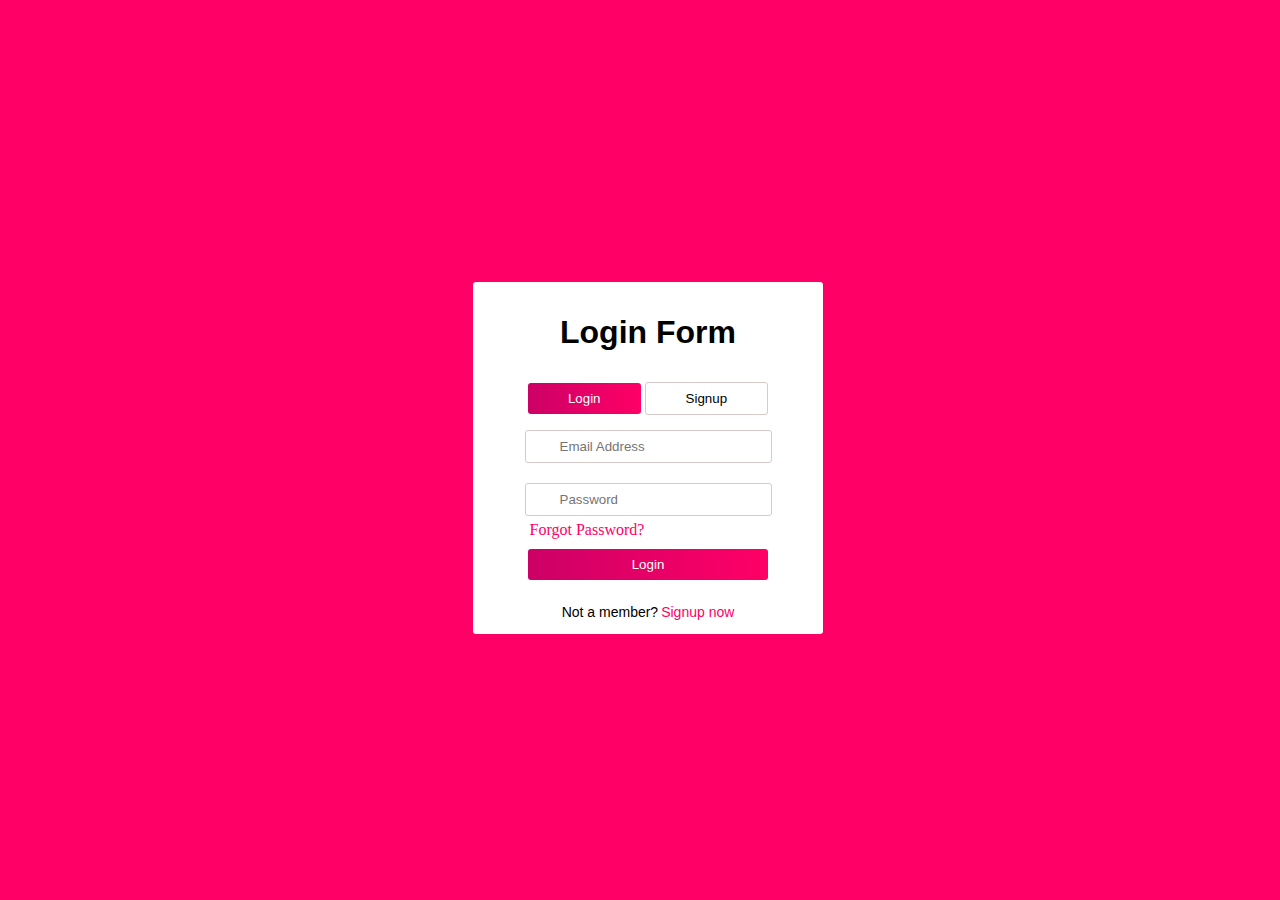
<file: index.html>
<!DOCTYPE html>
<html>
    <head>
        <title>E Commerce Website Login Form</title>
        <link rel = "stylesheet" href = "elogin_form.css"/>
    </head>
    <body>
        <div>    
            <h1>Login Form</h1>
            <button class = "btnlogin">Login</button>
            <button class = "btnsgnup">Signup</button>
            <input class = "e_text" type = "email" placeholder = "Email Address"/>
            <input class = "p_text" type = "password" placeholder = "Password"/><br>
            <a class = "forgot_link" href = "">Forgot Password?</a><br>
            <a href = "Ecom_home.html"><button class = "main_btn">Login</button></a>
            <p class = "text">Not a member?<span><a class = "sgnup_link" href="">Signup now</a></span></p>
        </div>     
    </body> 
</html>
</file>
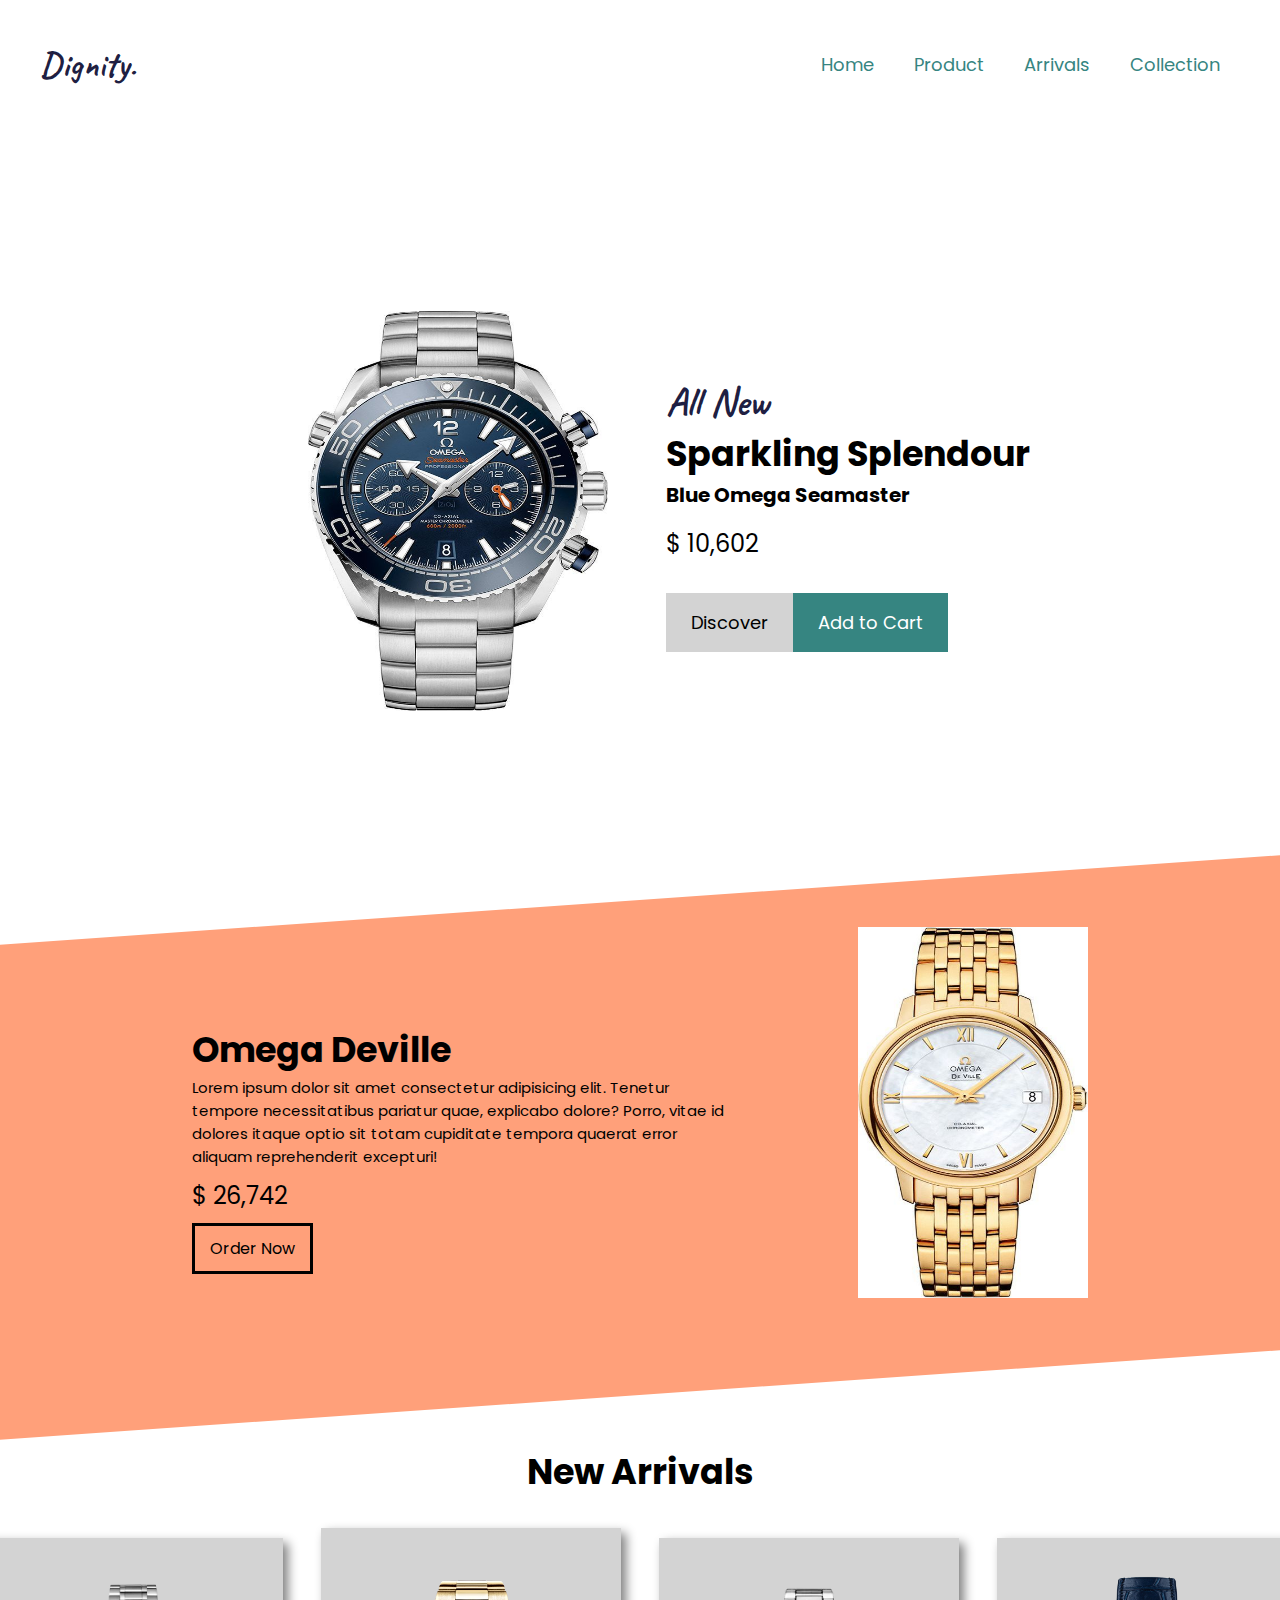
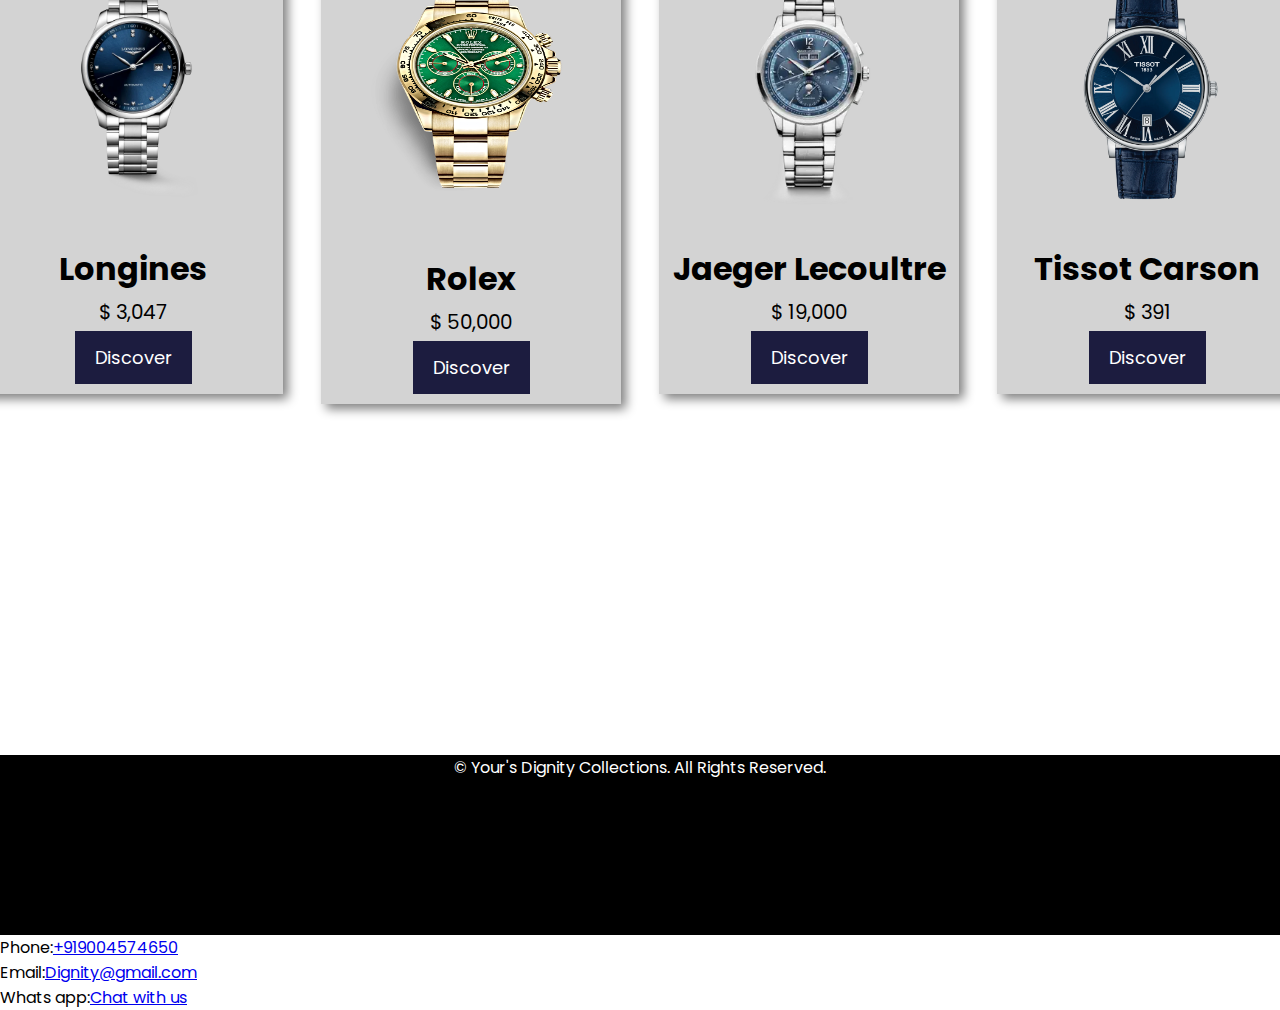
<file: Ecom_home.html>
<!DOCTYPE html>
<html lang="en">
<head>
    <meta charset="UTF-8">
    <meta name="viewport" content="width=device-width, initial-scale=1.0">
    <title>E Commerce Watch Website</title>
    <link rel = "stylesheet" href = "Ecom_home.css"/>
</head>
<body>
    <section class = "section-one-container" id = "home">
            <nav class = "navbar">
                <div class = "logo">Dignity.</div>
            <ul class = "links" id = "links">
                <li><a href = "#home">Home</a></li>
                <li><a href = "#product">Product</a></li>
                <li><a href = "#arrivals">Arrivals</a></li>
                <li><a href = "">Collection</a></li>
            </ul>
            <div class = "hamburger" id = "hamburger">
                <div class="line"></div>
                <div class="line"></div>
                <div class="line"></div>
            </div>
        </nav> 
    <div class = "header-container">  
        <div class = "img-container">
            <img src = "Images/omega_ocean_watch.webp" class = "h-img">
        </div>    
            <div class = "htext-container">
                <h2 class = "ht1">All New</h2>
                <h1 class = "ht2">Sparkling Splendour</h1>
                <h3 class = "h-product-name">Blue Omega Seamaster</h3>
                <p class = "h-p">$ 10,602</p>
            <div class = "btn-container">    
                <button class = "prmry-btn">Discover</button>
                <button class = "scdry-btn">Add to Cart</button>
            </div>    
        </div>
    </div>
</section>

        <!----Section Two---->
<section class = "section-two" id = "product">
    <div class = "section-two-container">
        <div class = "section-two-inner-container">
            <div class = "sec-two-text">
                <h1 class = "sec-two-heading">Omega Deville</h1>
                <p class = "sec-two-para">Lorem ipsum dolor sit amet consectetur adipisicing elit. Tenetur tempore necessitatibus pariatur quae, explicabo dolore? Porro, vitae id dolores itaque optio sit totam cupiditate tempora quaerat error aliquam reprehenderit excepturi!</p>
                <p class = "sec-two-price">$ 26,742</p>
                <button class = "sec-two-btn">Order Now</button>
            </div>
            <div class = "img2-container">
                <img src= "Images/omega_gold_watch.webp" class = "sec-two-img">
            </div>
        </div> 
    </div>
</section>

        <!----Section Three---->       
<section class = "section-three" id = "arrivals"> 
    <h1 class = "sec-three-heading">New Arrivals</h1>
    <div class = "card-container">
        <div class = "card">
            <img src = "Images/longines_watch.webp" class = "card-img">
            <h1>Longines</h1>
            <p class = "card-pricing">$ 3,047</p>
            <button class = "crd-btn">Discover</button>
        </div>

        <div class = "card">
            <img src = "Images/rolex_watch.webp" class = "card-img" height = "320px" width = "90px">
            <h1>Rolex</h1>
            <p class = "card-pricing">$ 50,000</p>
            <button class = "crd-btn">Discover</button>
        </div>

        <div class = "card">
            <img src = "Images/jaeger_lecoultre_watch.webp" class = "card-img">
            <h1>Jaeger Lecoultre</h1>
            <p class = "card-pricing">$ 19,000</p>
            <button class = "crd-btn">Discover</button>
        </div>

        <div class = "card">
            <img src = "Images/tissot_carson_watch.webp" class = "card-img">
            <h1>Tissot Carson</h1>
            <p class = "card-pricing">$ 391</p>
            <button class = "crd-btn">Discover</button>
        </div>
    </div> 
</section>

<footer>
    <p class = "footer-txt">&copy Your's Dignity Collections. All Rights Reserved.</p>
    Phone:<a href = "tel:9004574650">+919004574650</a><br>
    Email:<a href = "mail to:dignity@gmail.com">Dignity@gmail.com</a><br>
    Whats app:<a href = "https://wa.me/9876543210">Chat with us</a>
</footer>
<script src ="Ecom_home.js"></script>
</body>
</html>
</file>
<file: elogin_form.css>
body{
    background-image: linear-gradient(to left, #ff0066, #cc0066);
    height: 100vh;
    width: 100%;
    background-size: cover;
    display: flex;
    justify-content: center;
    position: fixed;
    background-color: #ff0066
}

div{
    background-color: white;
    height: auto;
    width: 350px;
    margin: auto;
    border-radius: 3px;
    text-align: center;
}

h1{
    color: black;
    padding: 10px;
    font-family: sans-serif;
    text-align: center;
}

.btnlogin{
    padding: 8px 40px;     
    background-image: linear-gradient(to left, #ff0066, #cc0066);
    border: 0px;
    color: white;
    border-radius: 3px;
    text-align: center;
}

.btnlogin:hover{
    background-image: linear-gradient(to left, #53cbdb, #2cabdd);
    cursor: pointer;
}   

.btnsgnup{
    padding: 8px 40px;
    background-color: white;
    border: 0.2px solid rgb(218, 201, 201);
    border-radius: 3px;
    text-align: center;
}

.btnsgnup:hover{
    background-image: linear-gradient(to left, #53cbdb, #2cabdd);
    cursor: pointer;
}

.e_text{
    margin: 15px;
    padding: 8px 34px;
    border: 0.2px solid rgb(218, 201, 201);
    text-align: left;
    border-radius: 3px;
}

.p_text{
    padding: 8px 34px;
    border: 0.2px solid rgb(218, 201, 201);
    text-align: left;
    border-radius: 3px;
    margin: 5px;
}

.forgot_link{
    text-decoration: none;
    margin-left: -122px;
    color: #ff0066;
}

.main_btn{
    padding: 8px 104px;
    background-image: linear-gradient(to left, #ff0066, #cc0066);
    border: 0px;
    border-radius: 3px; 
    color: white;
    margin: 10px;
    text-decoration: none;
}

.main_btn:hover{
    background-image: linear-gradient(to left, #64223d, #442534);
    cursor: pointer;
}

.text{
    font-family: sans-serif;
    font-size: 14px;
}

.sgnup_link{
    text-decoration: none;
    color: #ff0066;
    margin-left: 3px;
    font-family: sans-serif;
}
</file>
<file: Ecom_home.css>
@import url('https://fonts.googleapis.com/css2?family=Poppins:ital,wght@0,100;0,200;0,300;0,400;0,500;0,600;0,700;0,800;0,900;1,100;1,200;1,300;1,400;1,500;1,600;1,700;1,800;1,900&display=swap');
@import url('https://fonts.googleapis.com/css2?family=Caveat:wght@400..700&display=swap');

*{
    padding: 0;
    margin: 0;
    box-sizing: border-box;
    font-family: "poppins", sans-serif;
}

.section-one-container{
    background-color: white;
    height: 100vh;
    width: 100%;
    padding: 15px 40px;
    overflow: hidden;
}

.navbar{
    height: 11vh;
    display: flex;
    justify-content: space-between;
    align-items: center;
    margin: auto;
}

.logo{
    font-size: 35px;
    font-family: "caveat", cursive;
    font-weight: bold;
    color: rgba(17, 17, 54, 0.945);
}    

.links{
    list-style-type: none;
    display: flex;
    justify-content: space-between;
}

.links li{
    padding: 0px 20px;
}

.links li a{
    text-decoration: none;
    color: rgb(54, 133, 129);
    font-size: 18px;
    position: relative;
}

.links li a:hover{
    color:rgba(17, 17, 54, 0.945);
    cursor: pointer;
}

.links li a::after{
    content: "";
    background-color: rgba(17, 17, 54, 0.945);
    position: absolute;
    height: 3px;
    width: 100%;
    left: 0;
    bottom: -5px;
    transform: scaleX(0);
    transition: transform .5s ease;
}

.links li a:hover::after{
    transform: scaleX(1);
}

.header-container{
    height: 89vh;
    width: 65%;
    display: flex;
    align-items: center;
    justify-content: space-evenly;
    margin: auto;
}

.img-container{
    margin: auto;
}

.h-img{
    height: 400px;
    width: 300px; 
}

.ht1{
    color: rgba(17, 17, 54, 0.945);
    font-family: "caveat", cursive;
    font-size: 40px;
    font-weight: bold; 
}

.ht2{
    font-size: 35px; 
}

.h-product-name{
    font-size: 20px;
}

.h-p{
    font-size: 24px;
    margin: 16px 0;
}

.btn-container{
    display: flex;
    margin-top: 32px;
}

.prmry-btn, .scdry-btn{
    font-size: 18px;
    border: none;
    padding: 16px 25px;
    transition: transform .5s ease-in-out;
}

.prmry-btn{
    background-color: lightgrey;
    color: black;
}

.scdry-btn{
    background-color:rgb(54, 133, 129);
    color: white;
}

.prmry-btn:hover{
    transform: scale(1.1);
    cursor: pointer;
}

.scdry-btn:hover{
    transform: scale(1.1);
    cursor: pointer;
}

.line{
    background-color: darkgray;
    width: 40px;
    height: 3px;
    margin: 6px;
}

.hamburger{
    cursor: pointer;
    display: none;
}

/*---Section Two---*/
.section-two{
    display: flex;
    align-items: center;
}

.section-two-container{
    background-color: lightsalmon;
    width: 100%;
    height: 55vh;
    transform: skewY(-4deg);
}

.section-two-inner-container{
    transform: skewY(4deg);
    width: 70%;
    margin: auto;
}

.section-two-container, .section-two-inner-container{
    display: flex;
    align-items: center;
    justify-content: space-around;
}

.sec-two-heading{
    font-size: 35px;
}

.sec-two-para{
    font-size: 15px;
    max-width: 80%;
}

.sec-two-price{
    font-size: 24px;
    margin: 10px 0;
}

.sec-two-btn{
    padding: 10px 15px;
    border: 3px solid black;
    font-size: 16px;
    background-color: transparent;
    transition: transform .5s ease-in-out;
}

.sec-two-btn:hover{
    transform: scale(1.1);
    cursor: pointer;
}

.sec-two-img{
    height: 371px;
    width: 230px;
    position: relative;
    bottom: 32px;
}

/*----Section-three---*/

.section-three{
    height: 100vh;
    width: 100%; 
}

.sec-three-heading{
    text-align: center;
    font-size: 35px;
    margin-bottom: 30px;
    margin-top: 50px;
}

.card-container{
    display: flex;
    justify-content: center;
    align-items: center;
    text-align: center;
    margin: auto;
    gap: 38px;
}

.card{
    background-color: lightgray;
    box-shadow: 5px 5px 10px gray;
}

.card-img{
    width: 300px;
    padding: 32px;
}

.card-pricing{
    font-size: 20px;
    margin: 4px 0px;
}

.crd-btn{
    font-size: 18px;
    border: none;
    padding: 13px 20px;
    transition: transform .5s ease-in-out;
    background-color: rgba(17, 17, 54, 0.945);
    color: white;
    margin-bottom: 10px;
}

.crd-btn:hover{
    transform: scale(1.1);
    cursor: pointer;
}

.footer-txt{
    background-color: black;
    color: white;
    height: 20vh;
    text-align: center;
    margin-top: 10px;
}

@media screen and (max-width: 500px){
    .h-img{
        display: none;
    }

    .links{
        flex-direction: column;
        position: absolute;
        top: 0px;
        background-color: lightgray;
        width: 100%;
        height: 100%;
        justify-content: center;
        align-items: center;
        right: 100%;
        z-index: 5;
        gap: 10px;
        transition: 1s ease-in-out;
    }
    
    .links-active{
        right: 0;
    }

    .links li a{
        font-size: 12px;
        margin-left: 0px;
    }

    .hamburger{
        display: block;
        z-index: 5;
    }

    .logo{
        z-index: 5;
    } 

    .ht2{
        font-size: 25px;
    }

    .header-container{
        justify-content: flex-start;
    }

    /*----Section Two----*/
    .sec-two-img{
        display: none;
    }

    .sec-two-heading{
        font-size: 40px;
    }

    .sec-two-para{
        font-size: 14px;
        max-width: 100%;
    }
    
    .section-two-inner-container{
        width: 90%;
    }
}
</file>
